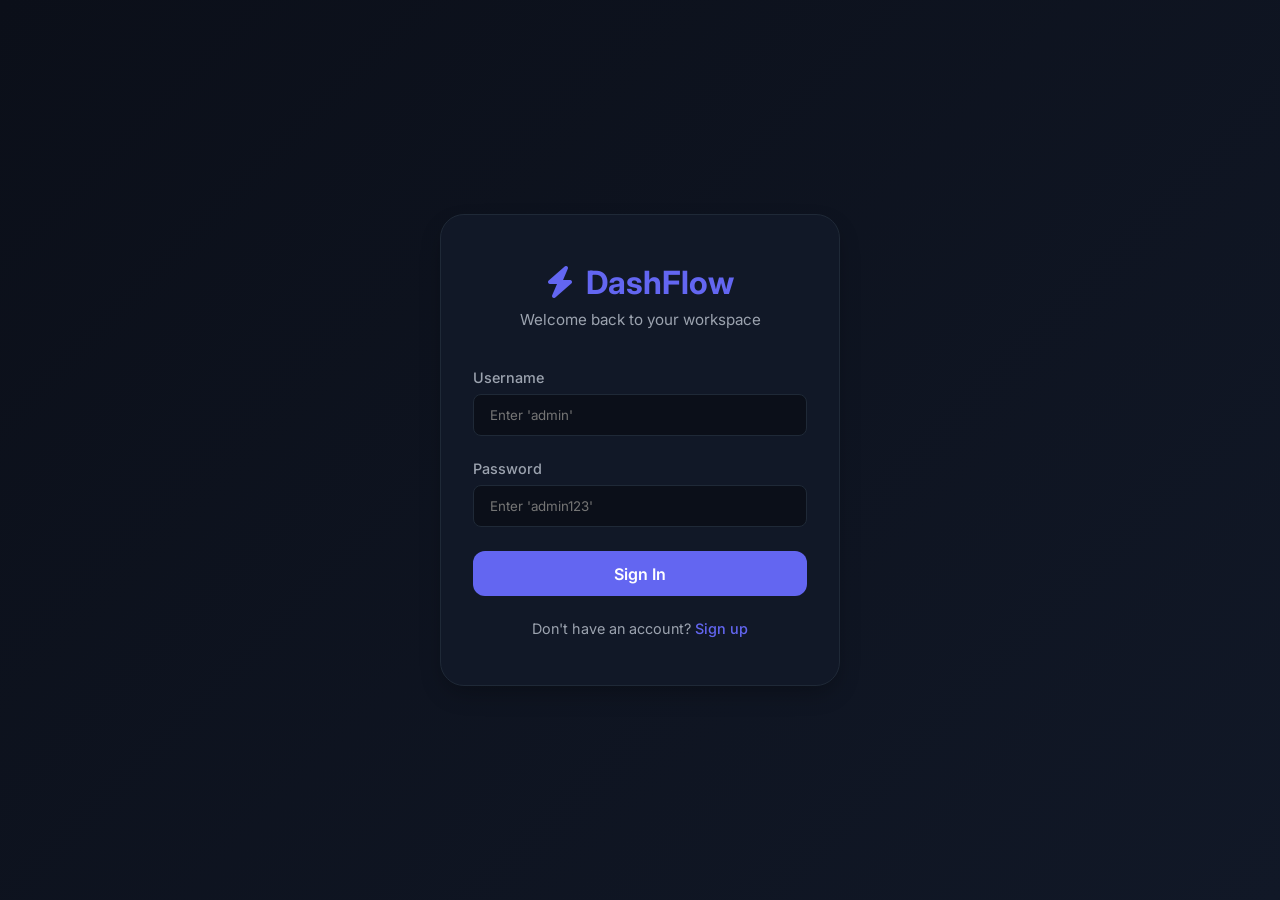
<file: login.html>
<!DOCTYPE html>
<html lang="en" data-theme="dark">
<head>
    <meta charset="UTF-8">
    <meta name="viewport" content="width=device-width, initial-scale=1.0">
    <title>Login | DashFlow</title>
    <link href="https://fonts.googleapis.com/css2?family=Inter:wght@300;400;500;600;700&display=swap" rel="stylesheet">
    <link rel="stylesheet" href="css/styles.css">
    <link rel="stylesheet" href="css/animations.css">
    <link rel="stylesheet" href="https://cdnjs.cloudflare.com/ajax/libs/font-awesome/6.4.0/css/all.min.css">
    <script src="https://code.jquery.com/jquery-3.7.1.min.js"></script>
    <style>
        body {
            display: flex;
            align-items: center;
            justify-content: center;
            background: linear-gradient(135deg, var(--bg-color) 0%, var(--sidebar-bg) 100%);
        }
        .login-container {
            width: 100%;
            max-width: 400px;
            padding: 3rem 2rem;
            background-color: var(--widget-bg);
            border-radius: 1.5rem;
            box-shadow: 0 10px 25px -5px rgba(0, 0, 0, 0.3);
            border: 1px solid var(--border-color);
            text-align: center;
            animation: fadeIn 0.6s ease-out;
        }
        .login-container .logo {
            justify-content: center;
            font-size: 2rem;
            margin-bottom: 0.5rem;
        }
        .login-subtitle {
            color: var(--text-secondary);
            margin-bottom: 2.5rem;
            font-size: 0.95rem;
        }
        .form-group {
            text-align: left;
            margin-bottom: 1.5rem;
        }
        .form-group label {
            display: block;
            margin-bottom: 0.5rem;
            color: var(--text-secondary);
            font-size: 0.9rem;
            font-weight: 500;
        }
        .form-group input {
            width: 100%;
            padding: 0.75rem 1rem;
            border-radius: 0.5rem;
            border: 1px solid var(--border-color);
            background-color: var(--bg-color);
            color: var(--text-primary);
            font-family: inherit;
            transition: all 0.2s;
        }
        .form-group input:focus {
            border-color: var(--primary-color);
            outline: none;
            box-shadow: 0 0 0 3px rgba(59, 130, 246, 0.1);
        }
        .login-btn {
            width: 100%;
            padding: 0.8rem;
            font-size: 1rem;
            margin-top: 1rem;
        }
    </style>
</head>
<body>

    <div class="login-container">
        <div class="logo">
            <i class="fa-solid fa-bolt"></i>
            <span class="logo-text">DashFlow</span>
        </div>
        <p class="login-subtitle">Welcome back to your workspace</p>
        
        <form id="login-form">
            <div class="form-group">
                <label for="username">Username</label>
                <input type="text" id="username" name="username" placeholder="Enter 'admin'" required pattern="[A-Za-z]+" title="Username can only contain letters">
            </div>
            <div class="form-group">
                <label for="password">Password</label>
                <input type="password" id="password" name="password" placeholder="Enter 'admin123'" required>
            </div>
            <div id="login-error" class="error-msg" style="text-align: center; margin-bottom: 1rem;"></div>
            <button type="submit" class="btn btn-primary login-btn">Sign In</button>
            <p style="margin-top: 1.5rem; color: var(--text-secondary); text-align: center; font-size: 0.9rem;">
                Don't have an account? <a href="signup.html" style="color: var(--primary-color); text-decoration: none; font-weight: 500;">Sign up</a>
            </p>
        </form>
    </div>

    <script>
        $(document).ready(function() {
            $('#login-form').submit(function(e) {
                e.preventDefault();
                
                const username = $('#username').val();
                const password = $('#password').val();
                const $error = $('#login-error');
                
                $error.text('');
                
                // AJAX call to PHP (Exp 9)
                $.ajax({
                    url: 'api/login.php',
                    type: 'POST',
                    dataType: 'json',
                    data: { username: username, password: password },
                    success: function(response) {
                        if (response.status === 'success') {
                            // Save username in localStorage to greet them on dashboard
                            localStorage.setItem('dashflow_user', username);
                            window.location.href = 'index.html';
                        } else {
                            $error.text(response.message);
                        }
                    },
                    error: function() {
                        // If backend isn't running, fallback to simple client check for demonstration
                        if (username === 'admin' && password === 'admin123') {
                            localStorage.setItem('dashflow_user', username);
                            window.location.href = 'index.html';
                        } else {
                            $error.text("Invalid credentials (Fallback Mode). Use admin / admin123");
                        }
                    }
                });
            });
        });
    </script>
</body>
</html>
</file>
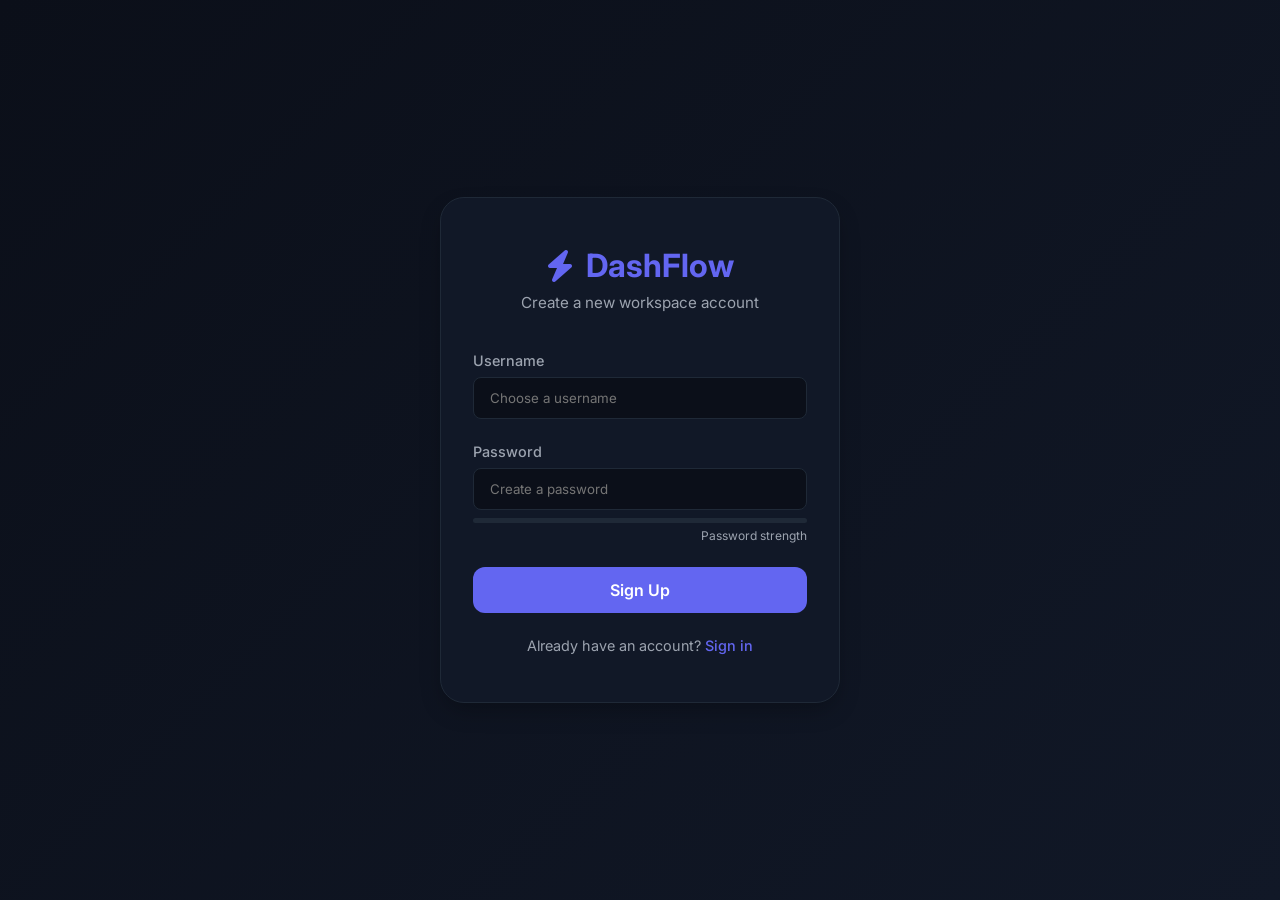
<file: signup.html>
<!DOCTYPE html>
<html lang="en" data-theme="dark">
<head>
    <meta charset="UTF-8">
    <meta name="viewport" content="width=device-width, initial-scale=1.0">
    <title>Sign Up | DashFlow</title>
    <link href="https://fonts.googleapis.com/css2?family=Inter:wght@300;400;500;600;700&display=swap" rel="stylesheet">
    <link rel="stylesheet" href="css/styles.css">
    <link rel="stylesheet" href="css/animations.css">
    <link rel="stylesheet" href="https://cdnjs.cloudflare.com/ajax/libs/font-awesome/6.4.0/css/all.min.css">
    <script src="https://code.jquery.com/jquery-3.7.1.min.js"></script>
    <style>
        body {
            display: flex;
            align-items: center;
            justify-content: center;
            background: linear-gradient(135deg, var(--bg-color) 0%, var(--sidebar-bg) 100%);
            min-height: 100vh;
        }
        .login-container {
            width: 100%;
            max-width: 400px;
            padding: 3rem 2rem;
            background-color: var(--widget-bg);
            border-radius: 1.5rem;
            box-shadow: 0 10px 25px -5px rgba(0, 0, 0, 0.3);
            border: 1px solid var(--border-color);
            text-align: center;
            animation: fadeIn 0.6s ease-out;
        }
        .login-container .logo {
            justify-content: center;
            font-size: 2rem;
            margin-bottom: 0.5rem;
        }
        .login-subtitle {
            color: var(--text-secondary);
            margin-bottom: 2.5rem;
            font-size: 0.95rem;
        }
        .form-group {
            text-align: left;
            margin-bottom: 1.5rem;
        }
        .form-group label {
            display: block;
            margin-bottom: 0.5rem;
            color: var(--text-secondary);
            font-size: 0.9rem;
            font-weight: 500;
        }
        .form-group input {
            width: 100%;
            padding: 0.75rem 1rem;
            border-radius: 0.5rem;
            border: 1px solid var(--border-color);
            background-color: var(--bg-color);
            color: var(--text-primary);
            font-family: inherit;
            transition: all 0.2s;
        }
        .form-group input:focus {
            border-color: var(--primary-color);
            outline: none;
            box-shadow: 0 0 0 3px rgba(59, 130, 246, 0.1);
        }
        .login-btn {
            width: 100%;
            padding: 0.8rem;
            font-size: 1rem;
            margin-top: 1rem;
        }
        .password-strength {
            height: 5px;
            background-color: var(--border-color, #333);
            border-radius: 3px;
            margin-top: 0.5rem;
            overflow: hidden;
        }
        .strength-bar {
            height: 100%;
            width: 0%;
            transition: all 0.3s ease-in-out;
            background-color: #ef4444;
        }
        .strength-text {
            font-size: 0.75rem;
            color: var(--text-secondary);
            margin-top: 0.3rem;
            text-align: right;
        }
    </style>
</head>
<body>

    <div class="login-container">
        <div class="logo">
            <i class="fa-solid fa-bolt"></i>
            <span class="logo-text">DashFlow</span>
        </div>
        <p class="login-subtitle">Create a new workspace account</p>
        
        <form id="signup-form">
            <div class="form-group">
                <label for="username">Username</label>
                <input type="text" id="username" name="username" placeholder="Choose a username" required pattern="[A-Za-z]+" title="Username can only contain letters">
            </div>
            <div class="form-group">
                <label for="password">Password</label>
                <input type="password" id="password" name="password" placeholder="Create a password" required>
                <div class="password-strength">
                    <div class="strength-bar" id="strength-bar"></div>
                </div>
                <div class="strength-text" id="strength-text">Password strength</div>
            </div>
            <div id="signup-error" class="error-msg" style="text-align: center; margin-bottom: 1rem;"></div>
            <div id="signup-success" class="success-msg" style="text-align: center; margin-bottom: 1rem; color: #10b981; font-size: 0.9rem; display: none;"></div>
            <button type="submit" class="btn btn-primary login-btn">Sign Up</button>
            <p style="margin-top: 1.5rem; color: var(--text-secondary); text-align: center; font-size: 0.9rem;">
                Already have an account? <a href="login.html" style="color: var(--primary-color); text-decoration: none; font-weight: 500;">Sign in</a>
            </p>
        </form>
    </div>

    <script>
        $(document).ready(function() {
            // Password strength logic
            $('#password').on('input', function() {
                const val = $(this).val();
                let strength = 0;
                
                if (val.length >= 6) strength += 1;
                if (val.length >= 10) strength += 1;
                if (/[A-Z]/.test(val)) strength += 1;
                if (/[0-9]/.test(val)) strength += 1;
                if (/[^A-Za-z0-9]/.test(val)) strength += 1;

                const $bar = $('#strength-bar');
                const $text = $('#strength-text');

                if (val.length === 0) {
                    $bar.css({ width: '0%', backgroundColor: '#ef4444' });
                    $text.text('Password strength').css('color', 'var(--text-secondary)');
                } else if (strength <= 1) {
                    $bar.css({ width: '20%', backgroundColor: '#ef4444' }); // Red
                    $text.text('Weak').css('color', '#ef4444');
                } else if (strength === 2 || strength === 3) {
                    $bar.css({ width: '60%', backgroundColor: '#eab308' }); // Yellow
                    $text.text('Medium').css('color', '#eab308');
                } else {
                    $bar.css({ width: '100%', backgroundColor: '#22c55e' }); // Green
                    $text.text('Strong').css('color', '#22c55e');
                }
            });

            $('#signup-form').submit(function(e) {
                e.preventDefault();
                
                const username = $('#username').val();
                const password = $('#password').val();
                const $error = $('#signup-error');
                const $success = $('#signup-success');
                
                $error.text('');
                $success.hide();
                
                $.ajax({
                    url: 'api/signup.php',
                    type: 'POST',
                    dataType: 'json',
                    data: { username: username, password: password },
                    success: function(response) {
                        if (response.status === 'success') {
                            $success.text('Account created successfully! Redirecting...').show();
                            setTimeout(function() {
                                window.location.href = 'login.html';
                            }, 1500);
                        } else {
                            $error.text(response.message);
                        }
                    },
                    error: function() {
                        $error.text("An error occurred while trying to register. Please make sure the backend is running.");
                    }
                });
            });
        });
    </script>
</body>
</html>
</file>
<file: css/styles.css>
/* css/styles.css */
:root {
    /* Premium Light Theme Variables */
    --bg-color: #f3f4f6;
    --sidebar-bg: #ffffff;
    --widget-bg: #ffffff;
    --text-primary: #111827;
    --text-secondary: #6b7280;
    --border-color: #e5e7eb;
    --primary-color: #4f46e5; /* Indigo/Purple for a premium feel */
    --primary-hover: #4338ca;
    --shadow-sm: 0 1px 2px 0 rgb(0 0 0 / 0.05);
    --shadow-md: 0 10px 15px -3px rgb(0 0 0 / 0.1), 0 4px 6px -4px rgb(0 0 0 / 0.1);
    
    /* Utility Colors */
    --color-orange: #f59e0b;
    --color-green: #10b981;
    --color-red: #ef4444;
}

[data-theme="dark"] {
    /* Premium Dark Theme Variables */
    --bg-color: #0b0f19; /* Deeper dark for premium feel */
    --sidebar-bg: #111827;
    --widget-bg: #111827;
    --text-primary: #f9fafb;
    --text-secondary: #9ca3af;
    --border-color: #1f2937;
    --primary-color: #6366f1;
    --primary-hover: #818cf8;
    --shadow-sm: 0 1px 2px 0 rgb(0 0 0 / 0.5);
    --shadow-md: 0 10px 15px -3px rgb(0 0 0 / 0.6);
}

* {
    margin: 0;
    padding: 0;
    box-sizing: border-box;
}

body {
    font-family: 'Inter', sans-serif;
    background-color: var(--bg-color);
    color: var(--text-primary);
    display: flex;
    height: 100vh;
    overflow: hidden;
    transition: background-color 0.3s ease, color 0.3s ease;
}

/* Sidebar */
.sidebar {
    width: 250px;
    background-color: var(--sidebar-bg);
    border-right: 1px solid var(--border-color);
    display: flex;
    flex-direction: column;
    padding: 1.5rem;
    transition: width 0.3s ease;
    z-index: 100;
}

.sidebar.collapsed { width: 80px; }
.sidebar.collapsed .logo-text,
.sidebar.collapsed .nav-item span { display: none; }

.sidebar-header {
    display: flex;
    justify-content: space-between;
    align-items: center;
    margin-bottom: 2.5rem;
}

.logo {
    display: flex;
    align-items: center;
    gap: 0.75rem;
    font-size: 1.35rem;
    font-weight: 700;
    color: var(--primary-color);
}

.sidebar-nav {
    flex: 1;
    display: flex;
    flex-direction: column;
    gap: 0.5rem;
}

.nav-item {
    display: flex;
    align-items: center;
    gap: 1rem;
    padding: 0.85rem 1rem;
    border-radius: 0.75rem;
    color: var(--text-secondary);
    text-decoration: none;
    font-weight: 500;
    transition: all 0.2s ease;
    border: none;
    background: transparent;
    cursor: pointer;
    font-size: 0.95rem;
    width: 100%;
    text-align: left;
}

.nav-item:hover, .nav-item.active {
    background-color: rgba(99, 102, 241, 0.1);
    color: var(--primary-color);
}

/* Main Area */
.main-wrapper {
    flex: 1;
    display: flex;
    flex-direction: column;
    overflow-y: auto;
}

/* Topbar */
.topbar {
    height: 75px;
    padding: 0 2.5rem;
    display: flex;
    justify-content: space-between;
    align-items: center;
    border-bottom: 1px solid var(--border-color);
    background-color: var(--bg-color); /* Matches bg */
}

.search-bar {
    display: flex;
    align-items: center;
    gap: 0.75rem;
    background-color: var(--widget-bg);
    padding: 0.6rem 1.25rem;
    border-radius: 2rem;
    border: 1px solid var(--border-color);
    width: 350px;
    box-shadow: var(--shadow-sm);
}

.search-bar input {
    border: none;
    background: transparent;
    outline: none;
    color: var(--text-primary);
    width: 100%;
}

.topbar-actions {
    display: flex;
    align-items: center;
    gap: 1.5rem;
}

.icon-btn {
    background: transparent;
    border: none;
    color: var(--text-secondary);
    font-size: 1.25rem;
    cursor: pointer;
    position: relative;
    transition: color 0.2s;
}

.icon-btn:hover { color: var(--text-primary); }

.badge {
    position: absolute;
    top: -5px;
    right: -5px;
    background-color: var(--color-red);
    color: white;
    font-size: 0.65rem;
    width: 18px;
    height: 18px;
    border-radius: 50%;
    display: flex;
    align-items: center;
    justify-content: center;
    font-weight: bold;
}

.profile-pic img {
    width: 40px;
    height: 40px;
    border-radius: 50%;
    cursor: pointer;
    border: 2px solid var(--border-color);
}

/* Dynamic Content Area (Tabs) */
.dashboard-content {
    padding: 2.5rem;
    height: calc(100vh - 75px);
    overflow-y: auto;
}

.tab-pane {
    display: none;
    animation: fadeIn 0.4s ease-out;
}

.active-tab {
    display: block;
}

/* Greeting Section */
.greeting-container {
    max-width: 800px;
    margin: 4rem auto;
    text-align: center;
}

.greeting-container h1 {
    font-size: 3rem;
    font-weight: 700;
    margin-bottom: 0.5rem;
    background: linear-gradient(135deg, var(--text-primary) 0%, var(--text-secondary) 100%);
    -webkit-background-clip: text;
    -webkit-text-fill-color: transparent;
}

.greeting-question {
    font-size: 1.25rem;
    color: var(--text-secondary);
    margin-bottom: 3rem;
}

.quote-card {
    background: linear-gradient(135deg, var(--widget-bg) 0%, rgba(99, 102, 241, 0.05) 100%);
    border: 1px solid var(--border-color);
    padding: 2.5rem;
    border-radius: 1.5rem;
    margin-bottom: 3rem;
    position: relative;
    box-shadow: var(--shadow-md);
}

.quote-card i {
    font-size: 2rem;
    color: var(--primary-color);
    opacity: 0.2;
    position: absolute;
    top: 1.5rem;
    left: 1.5rem;
}

.quote-text {
    font-size: 1.5rem;
    font-weight: 500;
    font-style: italic;
    margin-bottom: 1rem;
    line-height: 1.4;
}

.quote-author {
    color: var(--text-secondary);
    font-weight: 600;
}

.quick-actions {
    display: flex;
    gap: 1rem;
    justify-content: center;
}

/* Grid Layouts for Tabs */
.grid-2-col {
    display: grid;
    grid-template-columns: 1fr 1fr;
    gap: 2rem;
}

/* Widgets General */
.widget {
    background-color: var(--widget-bg);
    border: 1px solid var(--border-color);
    border-radius: 1.5rem;
    padding: 2rem;
    box-shadow: var(--shadow-md);
}

.full-height {
    height: calc(100vh - 150px);
}

.widget-header {
    display: flex;
    justify-content: space-between;
    align-items: center;
    margin-bottom: 1.5rem;
}

.widget-header h3 {
    font-size: 1.2rem;
    font-weight: 600;
}

/* Weather Large */
.large-widget {
    max-width: 600px;
    margin: 0 auto;
}
.weather-content-large {
    display: flex;
    flex-direction: column;
    align-items: center;
    justify-content: center;
    padding: 3rem 0;
    text-align: center;
}
.weather-content-large .weather-temp { font-size: 4rem; font-weight: 700; color: var(--primary-color); margin-bottom: 1rem;}
.weather-content-large .weather-desc { font-size: 1.25rem; color: var(--text-secondary); }

/* Tasks */
.task-list { display: flex; flex-direction: column; gap: 0.75rem; }
.task-item {
    display: flex; align-items: center; gap: 1rem; padding: 1rem;
    border-radius: 0.75rem; background-color: var(--bg-color);
    border: 1px solid var(--border-color);
}
.task-item.high { border-left: 4px solid var(--color-red); }
.task-item.medium { border-left: 4px solid var(--color-orange); }
.task-item.low { border-left: 4px solid var(--color-green); }

/* Timer */
.timer-display { text-align: center; margin: 3rem 0; }
.timer-display h2 { font-size: 5rem; font-weight: 700; font-variant-numeric: tabular-nums; letter-spacing: -2px;}
.timer-controls { display: flex; gap: 1rem; justify-content: center; }

/* Buttons & Inputs */
.btn {
    padding: 0.75rem 1.5rem; border-radius: 0.75rem; font-weight: 600; cursor: pointer; border: none; font-family: inherit; font-size: 0.95rem;
}
.btn-primary { background-color: var(--primary-color); color: white; }
.btn-outline { background-color: transparent; border: 1px solid var(--border-color); color: var(--text-primary); }

.inline-form { display: flex; gap: 0.75rem; margin-bottom: 1.5rem; }
.inline-form input, .inline-form select {
    padding: 0.75rem; border-radius: 0.75rem; border: 1px solid var(--border-color); background-color: var(--bg-color); color: var(--text-primary); outline: none;
}
.inline-form input:focus { border-color: var(--primary-color); }
.inline-form input { flex: 1; }

.error-msg { color: var(--color-red); font-size: 0.85rem; margin-top: -1rem; margin-bottom: 1rem; display: block;}
.success-msg { color: var(--color-green); font-size: 0.85rem; margin-bottom: 1rem; display: block;}

/* Notes */
.note-editor { display: flex; flex-direction: column; gap: 1rem; height: 100%; }
.note-title-input { font-size: 1.5rem; font-weight: 600; border: none; background: transparent; outline: none; color: var(--text-primary); padding-bottom: 1rem; border-bottom: 1px solid var(--border-color);}
.note-textarea { flex: 1; border: none; background: transparent; outline: none; resize: none; color: var(--text-primary); font-family: inherit; font-size: 1rem; line-height: 1.6; padding-top: 1rem; }
.note-footer { display: flex; justify-content: space-between; align-items: center; border-top: 1px solid var(--border-color); padding-top: 1.5rem; }

/* Dropdown */
.notification-wrapper { position: relative; }
.dropdown-menu { position: absolute; top: 100%; right: 0; margin-top: 0.5rem; width: 300px; background-color: var(--widget-bg); border: 1px solid var(--border-color); border-radius: 1rem; box-shadow: var(--shadow-md); z-index: 10; }
.dropdown-header { padding: 1rem; font-weight: 600; border-bottom: 1px solid var(--border-color); }
.dropdown-item { padding: 1rem; font-size: 0.9rem; color: var(--text-secondary); border-bottom: 1px solid var(--border-color); }
.dropdown-item:last-child { border-bottom: none; }
.hidden { display: none; }

/* Utilities */
.text-gray { color: var(--text-secondary); }

/* Modal */
.modal-overlay {
    position: fixed; top: 0; left: 0; width: 100%; height: 100%;
    background: rgba(0, 0, 0, 0.6); z-index: 2000;
    display: flex; justify-content: center; align-items: center;
    backdrop-filter: blur(4px); opacity: 0; visibility: hidden; transition: 0.3s;
}
.modal-overlay:not(.hidden) { opacity: 1; visibility: visible; }
.modal-content {
    background: var(--widget-bg); border-radius: 1.5rem; width: 400px; max-width: 90%;
    padding: 1.5rem; border: 1px solid var(--border-color); box-shadow: var(--shadow-md);
    transform: translateY(20px); transition: 0.3s;
}
.modal-overlay:not(.hidden) .modal-content { transform: translateY(0); }
.modal-header { display: flex; justify-content: space-between; align-items: center; margin-bottom: 1.5rem; }
.modal-header h3 { font-size: 1.25rem; font-weight: 600; }

/* V3 Enhancements */
.btn-small { background: var(--bg-color); color: var(--text-primary); border: 1px solid var(--border-color); padding: 0.5rem 0.75rem; border-radius: 0.5rem; cursor: pointer; transition: 0.2s; }
.btn-small:hover { background: var(--primary-color); color: white; }

/* Habit Tracker */
.habit-list { display: flex; flex-direction: column; gap: 1rem; }
.habit-item { background: var(--bg-color); padding: 1rem; border-radius: 0.75rem; border: 1px solid var(--border-color); display: flex; justify-content: space-between; align-items: center; }
.habit-info h4 { margin-bottom: 0.25rem; }
.streak { font-size: 0.85rem; color: var(--text-secondary); font-weight: 600; }
.habit-days { display: flex; gap: 0.5rem; }
.day-box { width: 24px; height: 24px; border-radius: 4px; background: var(--widget-bg); border: 1px solid var(--border-color); cursor: pointer; transition: 0.2s; }
.day-box:hover { transform: scale(1.1); }
.day-box.checked { background: var(--color-green); border-color: var(--color-green); }

/* Toast Notification */
.toast { position: fixed; bottom: 2rem; right: 2rem; background: var(--widget-bg); border: 1px solid var(--border-color); border-radius: 1rem; padding: 1rem 1.5rem; display: flex; align-items: center; gap: 1rem; box-shadow: var(--shadow-md); z-index: 1000; transform: translateY(100px); opacity: 0; transition: all 0.4s cubic-bezier(0.68, -0.55, 0.265, 1.55); }
.toast.show { transform: translateY(0); opacity: 1; }
.toast-icon { font-size: 1.5rem; color: var(--primary-color); }
.toast-content h4 { margin-bottom: 0.25rem; font-size: 1rem; }
.toast-content p { font-size: 0.9rem; color: var(--text-secondary); }
.toast-close { background: none; border: none; color: var(--text-secondary); cursor: pointer; font-size: 1.25rem; margin-left: 1rem; }
.toast-close:hover { color: var(--color-red); }
</file>
<file: css/animations.css>
/* css/animations.css */
/* Requirement: Exp 4 - CSS Animations, Transformations and Transitions */

/* Hover Transformations for Cards/Widgets */
.widget {
    transition: transform 0.3s cubic-bezier(0.4, 0, 0.2, 1), box-shadow 0.3s cubic-bezier(0.4, 0, 0.2, 1);
}

.widget:hover {
    transform: translateY(-2px);
    box-shadow: var(--shadow-md);
}

.summary-card {
    transition: transform 0.2s ease-in-out, background-color 0.2s ease;
}

.summary-card:hover {
    transform: scale(1.02);
    background-color: var(--widget-bg);
}

/* Button transitions */
.btn, .icon-btn {
    transition: all 0.2s ease-in-out;
}

.btn-primary:hover {
    transform: translateY(-1px);
    box-shadow: 0 4px 12px rgba(59, 130, 246, 0.3);
}

/* Tooltip animation (Keyframes) */
@keyframes fadeIn {
    from { opacity: 0; transform: translateY(5px); }
    to { opacity: 1; transform: translateY(0); }
}

/* Simple pulse animation for active timer */
@keyframes pulse {
    0% { transform: scale(1); }
    50% { transform: scale(1.05); color: var(--color-orange); }
    100% { transform: scale(1); }
}

.timer-active h2 {
    animation: pulse 2s infinite ease-in-out;
}

/* Task Item hover effect */
.task-item {
    transition: all 0.2s ease;
}
.task-item:hover {
    transform: translateX(5px);
    box-shadow: var(--shadow-sm);
}

/* Checkbox animation */
input[type="checkbox"] {
    transition: transform 0.2s ease;
    cursor: pointer;
}
input[type="checkbox"]:active {
    transform: scale(0.8);
}
</file>
